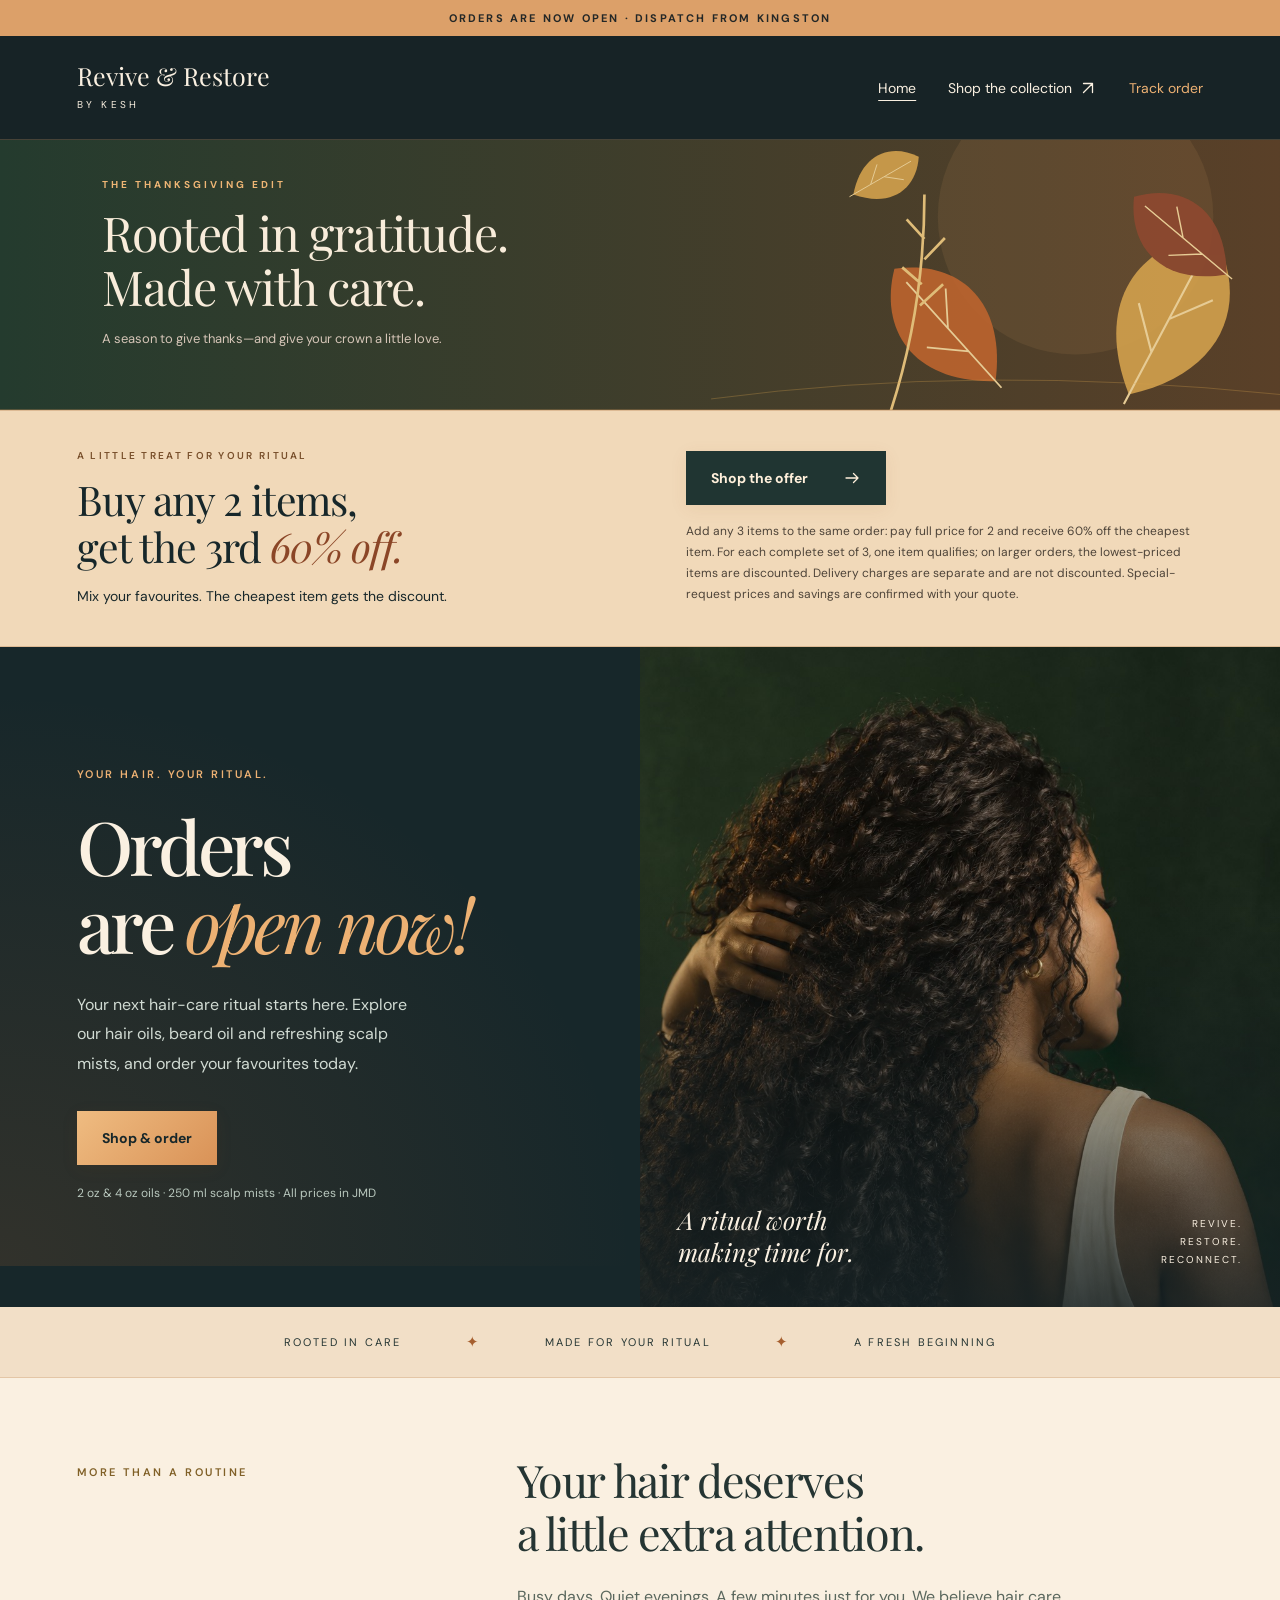
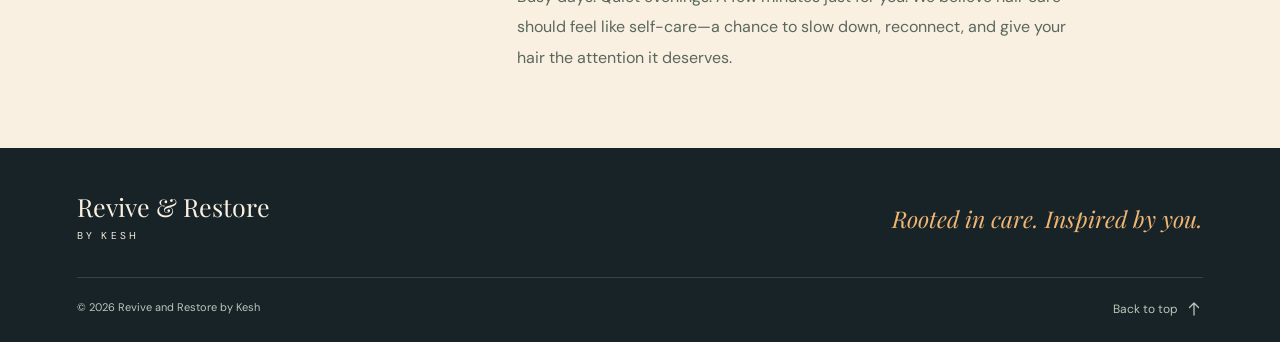
<file: index.html>
<!doctype html>
<html lang="en">
<head>
<meta charset="utf-8"><meta name="viewport" content="width=device-width,initial-scale=1">
<meta name="theme-color" content="#102f26">
<meta name="description" content="Meet your next hair-care ritual. Revive and Restore by Kesh hair oils and scalp mists. Orders are now open. Prices in JMD.">
<title>Revive &amp; Restore by Kesh — Orders Now Open</title>
<link rel="icon" href="favicon.svg" type="image/svg+xml">
<link rel="stylesheet" href="style.css?v=2"><link rel="stylesheet" href="shop.css?v=3">
<link rel="stylesheet" href="pages.css?v=thanksgiving2">
</head>
<body id="top" class="home-page">
<div class="topline">ORDERS ARE NOW OPEN · DISPATCH FROM KINGSTON</div>
<header class="header"><a class="brand" href="./" aria-label="Revive and Restore by Kesh home">Revive &amp; Restore<small>BY KESH</small></a><nav class="nav" aria-label="Main navigation"><a href="./" aria-current="page">Home</a><a href="shop.html">Shop the collection <svg class="ui-icon" viewBox="0 0 24 24" aria-hidden="true"><path d="M6 18 18 6M6 6h12v12"/></svg></a><a href="https://revive-restore-shop-service.silver-tune-8563.chatgpt.site/track">Track order</a></nav></header>
<main>
<section class="thanksgiving-banner" aria-label="Thanksgiving at Revive and Restore"><div><p class="season-label">THE THANKSGIVING EDIT</p><h2>Rooted in gratitude.<br>Made with care.</h2><p>A season to give thanks—and give your crown a little love.</p></div></section>
<section class="promotion-banner" aria-labelledby="promotion-title"><div><p class="eyebrow">A LITTLE TREAT FOR YOUR RITUAL</p><h2 id="promotion-title">Buy any 2 items,<br>get the 3rd <em>60% off.</em></h2><p class="promotion-lead">Mix your favourites. The cheapest item gets the discount.</p></div><div class="promotion-details"><a class="button" href="shop.html#collection">Shop the offer <svg class="ui-icon" viewBox="0 0 24 24" aria-hidden="true"><path d="M4 12h16m-6-6 6 6-6 6"/></svg></a><p class="promotion-terms">Add any 3 items to the same order: pay full price for 2 and receive 60% off the cheapest item. For each complete set of 3, one item qualifies; on larger orders, the lowest-priced items are discounted. Delivery charges are separate and are not discounted. Special-request prices and savings are confirmed with your quote.</p></div></section>
<section class="hero" aria-labelledby="hero-title">
<div class="hero-copy"><p class="eyebrow">YOUR HAIR. YOUR RITUAL.</p><h1 id="hero-title">Orders<br>are <em>open now!</em></h1><p class="intro">Your next hair-care ritual starts here. Explore our hair oils, beard oil and refreshing scalp mists, and order your favourites today.</p><a class="button" href="shop.html">Shop &amp; order</a><p class="hero-note">2 oz &amp; 4 oz oils · 250 ml scalp mists · All prices in JMD</p></div>
<div class="hero-visual"><img src="hair-editorial.jpg" width="1024" height="1536" alt="Beauty editorial celebrating rich, natural curls." fetchpriority="high"><div class="image-caption"><p>A ritual worth<br>making time for.</p><span>REVIVE.<br>RESTORE.<br>RECONNECT.</span></div></div>
</section>
<div class="ribbon" aria-label="Brand philosophy"><span>Rooted in care</span><i aria-hidden="true">✦</i><span>Made for your ritual</span><i aria-hidden="true">✦</i><span>A fresh beginning</span></div>
<section class="story" id="our-story"><p class="eyebrow">MORE THAN A ROUTINE</p><div><h2>Your hair deserves<br>a little extra attention.</h2><p>Busy days. Quiet evenings. A few minutes just for you. We believe hair care should feel like self-care—a chance to slow down, reconnect, and give your hair the attention it deserves.</p></div></section>
</main>
<footer class="footer"><div class="footer-top"><a class="brand" href="./">Revive &amp; Restore<small>BY KESH</small></a><p>Rooted in care. Inspired by you.</p></div><div class="footer-bottom"><span>© 2026 Revive and Restore by Kesh</span><a href="#top">Back to top <svg class="ui-icon" viewBox="0 0 24 24" aria-hidden="true"><path d="M12 20V4m-6 6 6-6 6 6"/></svg></a></div></footer>

<script>if(["#collection","#special-requests"].includes(location.hash))location.replace("shop.html"+location.hash);</script>
</body></html>
</file>
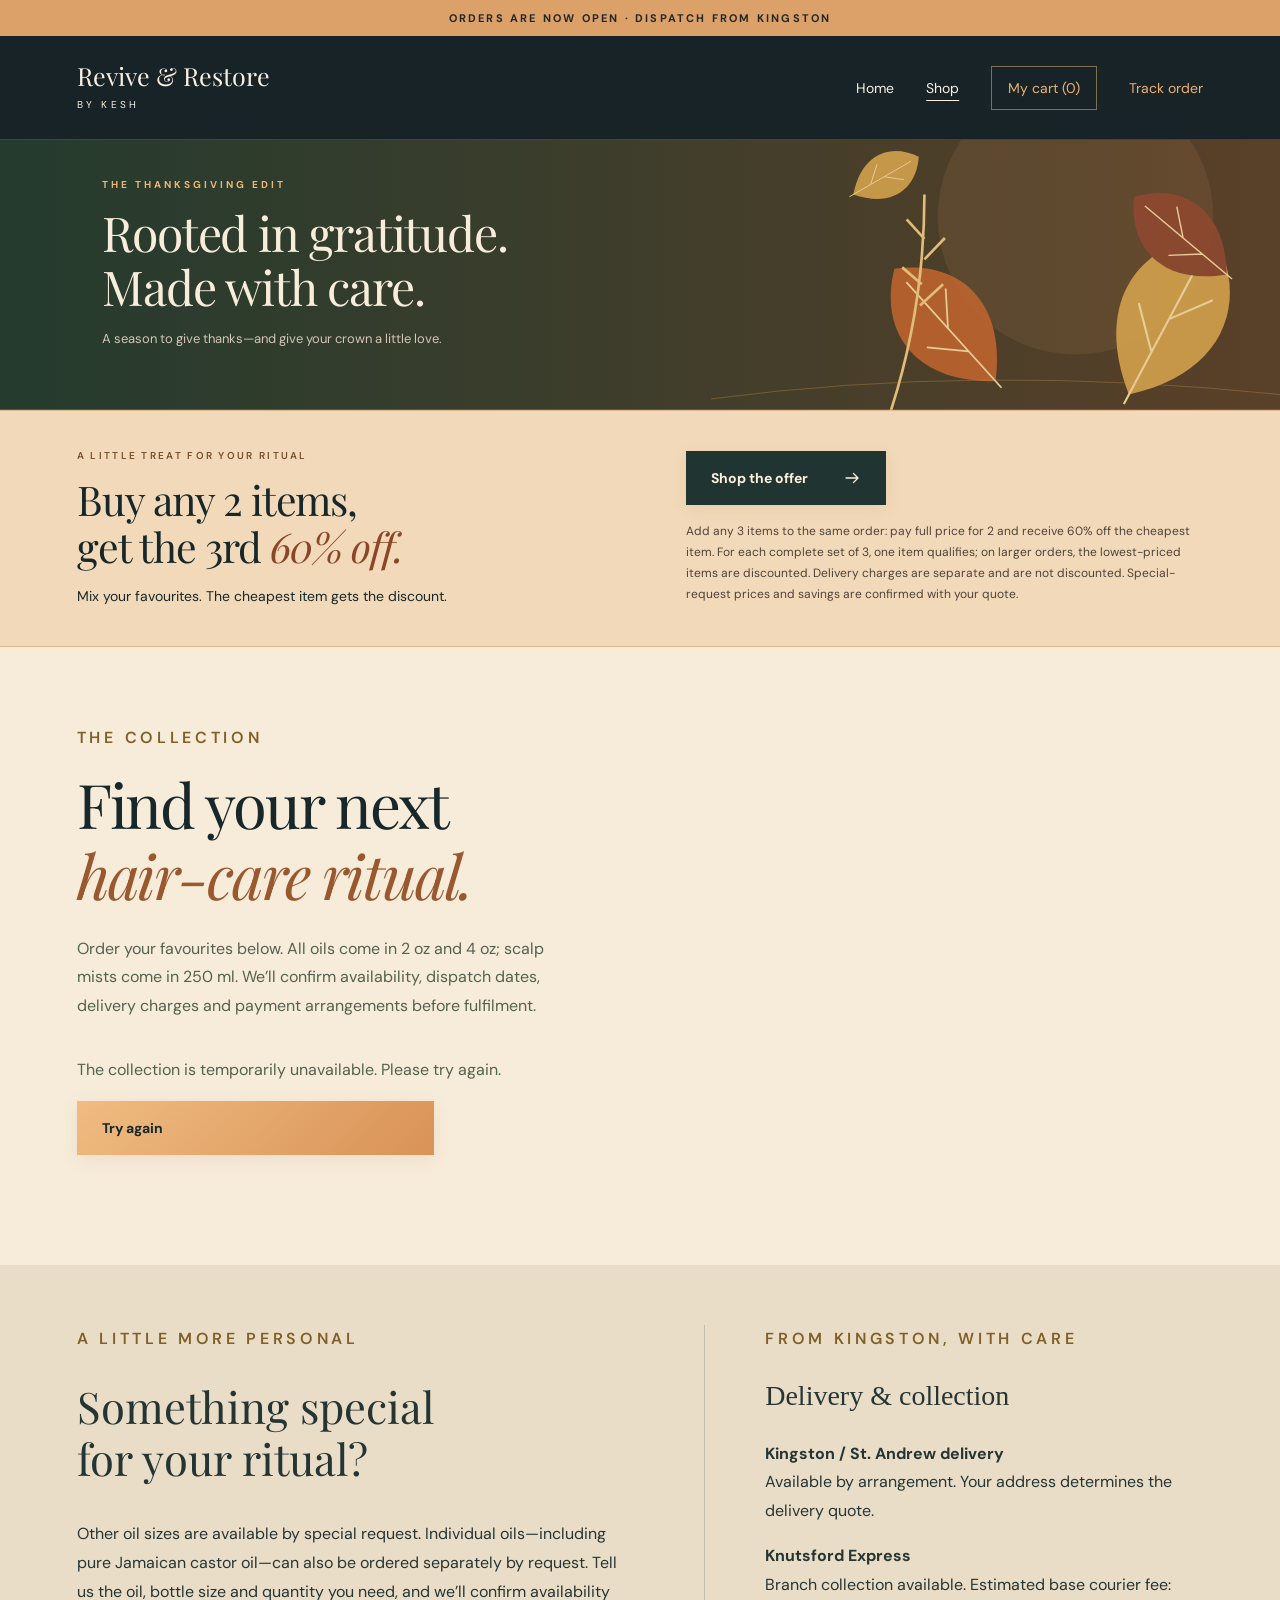
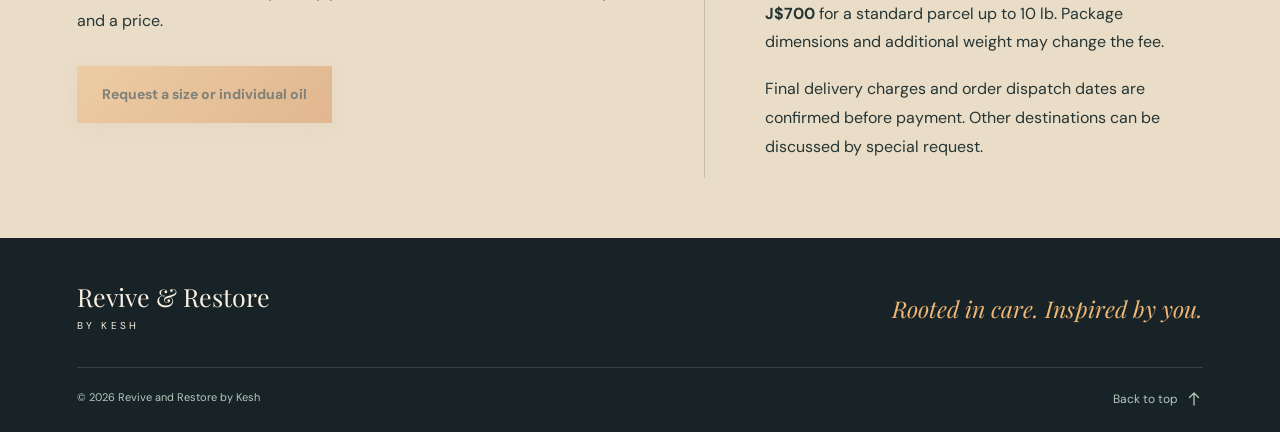
<file: shop.html>
<!doctype html>
<html lang="en">
<head>
<meta charset="utf-8"><meta name="viewport" content="width=device-width,initial-scale=1">
<meta name="theme-color" content="#102f26">
<meta name="description" content="Meet your next hair-care ritual. Revive and Restore by Kesh hair oils and scalp mists. Orders are now open. Prices in JMD.">
<title>Revive &amp; Restore by Kesh — Shop the Collection</title>
<link rel="icon" href="favicon.svg" type="image/svg+xml">
<link rel="stylesheet" href="style.css?v=2"><link rel="stylesheet" href="shop.css?v=3">
<link rel="stylesheet" href="pages.css?v=thanksgiving2">
</head>
<body id="top" class="shop-page">
<div class="topline">ORDERS ARE NOW OPEN · DISPATCH FROM KINGSTON</div>
<header class="header"><a class="brand" href="./" aria-label="Revive and Restore by Kesh home">Revive &amp; Restore<small>BY KESH</small></a><nav class="nav" aria-label="Main navigation"><a href="./">Home</a><a href="shop.html" aria-current="page">Shop</a><button id="open-cart" class="cart-button">My cart (<span id="cart-count">0</span>)</button><a href="https://revive-restore-shop-service.silver-tune-8563.chatgpt.site/track">Track order</a></nav></header>
<main>
<section class="thanksgiving-banner" aria-label="Thanksgiving at Revive and Restore"><div><p class="season-label">THE THANKSGIVING EDIT</p><h2>Rooted in gratitude.<br>Made with care.</h2><p>A season to give thanks—and give your crown a little love.</p></div></section>
<section class="promotion-banner" aria-labelledby="promotion-title"><div><p class="eyebrow">A LITTLE TREAT FOR YOUR RITUAL</p><h2 id="promotion-title">Buy any 2 items,<br>get the 3rd <em>60% off.</em></h2><p class="promotion-lead">Mix your favourites. The cheapest item gets the discount.</p></div><div class="promotion-details"><a class="button" href="shop.html#collection">Shop the offer <svg class="ui-icon" viewBox="0 0 24 24" aria-hidden="true"><path d="M4 12h16m-6-6 6 6-6 6"/></svg></a><p class="promotion-terms">Add any 3 items to the same order: pay full price for 2 and receive 60% off the cheapest item. For each complete set of 3, one item qualifies; on larger orders, the lowest-priced items are discounted. Delivery charges are separate and are not discounted. Special-request prices and savings are confirmed with your quote.</p></div></section>
<section class="collection shop" id="collection" aria-labelledby="collection-title"><div class="collection-heading"><p class="eyebrow">THE COLLECTION</p><h1 id="collection-title">Find your next<br><em>hair-care ritual.</em></h1><p>Order your favourites below. All oils come in 2 oz and 4 oz; scalp mists come in 250 ml. We’ll confirm availability, dispatch dates, delivery charges and payment arrangements before fulfilment.</p></div><p id="shop-status" class="shop-status" role="status">Loading the collection…</p><div id="products" class="product-grid"></div></section>
<section class="request-section" id="special-requests"><div><p class="eyebrow">A LITTLE MORE PERSONAL</p><h2>Something special<br>for your ritual?</h2><p>Other oil sizes are available by special request. Individual oils—including pure Jamaican castor oil—can also be ordered separately by request. Tell us the oil, bottle size and quantity you need, and we’ll confirm availability and a price.</p><button class="button" id="special-request">Request a size or individual oil</button></div><div class="delivery-panel"><p class="eyebrow">FROM KINGSTON, WITH CARE</p><h3>Delivery &amp; collection</h3><p><strong>Kingston / St. Andrew delivery</strong><br>Available by arrangement. Your address determines the delivery quote.</p><p><strong>Knutsford Express</strong><br>Branch collection available. Estimated base courier fee: <strong>J$700</strong> for a standard parcel up to 10 lb. Package dimensions and additional weight may change the fee.</p><p class="checkout-note">Final delivery charges and order dispatch dates are confirmed before payment. Other destinations can be discussed by special request.</p></div></section></main>
<footer class="footer"><div class="footer-top"><a class="brand" href="./">Revive &amp; Restore<small>BY KESH</small></a><p>Rooted in care. Inspired by you.</p></div><div class="footer-bottom"><span>© 2026 Revive and Restore by Kesh</span><a href="#top">Back to top <svg class="ui-icon" viewBox="0 0 24 24" aria-hidden="true"><path d="M12 20V4m-6 6 6-6 6 6"/></svg></a></div></footer>
<dialog class="shop-dialog" id="cart-dialog" aria-labelledby="cart-title"><div class="dialog-head"><h2 id="cart-title">My cart</h2><button class="close-dialog" data-close aria-label="Close cart"><svg class="ui-icon" viewBox="0 0 24 24" aria-hidden="true"><path d="m6 6 12 12M18 6 6 18"/></svg></button></div><div id="cart-items"></div><div class="summary-row"><span>Subtotal</span><strong id="cart-subtotal">J$0.00</strong></div><div class="summary-row promotion-saving"><span>60% off promotion</span><strong id="cart-discount"></strong></div><div class="summary-row total"><span>Items total after savings</span><strong id="cart-total"></strong></div><p id="cart-promotion" class="checkout-note" role="status"></p><p class="checkout-note">Delivery is calculated or confirmed at checkout.</p><button class="button" id="checkout-start">Checkout</button></dialog>
<dialog class="shop-dialog" id="checkout-dialog" aria-labelledby="checkout-title"><div class="dialog-head"><h2 id="checkout-title">Order checkout</h2><button class="close-dialog" data-close aria-label="Close checkout"><svg class="ui-icon" viewBox="0 0 24 24" aria-hidden="true"><path d="m6 6 12 12M18 6 6 18"/></svg></button></div><div id="confirmation" hidden></div><form id="checkout-form"><fieldset id="checkout-fields"><div class="checkout-grid"><label>Full name<input name="name" autocomplete="name" required maxlength="100"></label><label>Phone / WhatsApp<input name="phone" type="tel" autocomplete="tel" required maxlength="35"></label><label class="wide">Email (optional)<input name="email" type="email" autocomplete="email" maxlength="150"></label><label class="wide">Delivery address or Knutsford branch<textarea name="address" autocomplete="street-address" required maxlength="500" rows="2"></textarea></label><label>Parish<select name="parish" required><option value="">Select parish</option><option>Kingston</option><option>St. Andrew</option><option>St. Thomas</option><option>Portland</option><option>St. Mary</option><option>St. Ann</option><option>Trelawny</option><option>St. James</option><option>Hanover</option><option>Westmoreland</option><option>St. Elizabeth</option><option>Manchester</option><option>Clarendon</option><option>St. Catherine</option></select></label><label>Delivery option<select id="delivery" name="delivery" required></select></label><label class="wide">Payment method<select id="payment" name="payment" required><option value="cod">Cash on delivery</option><option value="bank">Bank transfer</option></select></label><label class="wide"><span id="notes-label">Order notes or special requests (optional)</span><textarea id="order-notes" name="notes" maxlength="500" rows="2"></textarea></label></div><div class="trap" aria-hidden="true"><label>Website<input name="website" tabindex="-1" autocomplete="off"></label></div><p class="checkout-note" id="delivery-note"></p><p class="checkout-note" id="bank-note" hidden></p><div class="summary-row"><span>Items</span><strong id="checkout-subtotal"></strong></div><div class="summary-row promotion-saving"><span>60% off promotion</span><strong id="checkout-discount"></strong></div><div class="summary-row"><span>Delivery</span><strong id="delivery-charge"></strong></div><div class="summary-row total"><span>Estimated total</span><strong id="checkout-total"></strong></div><div class="consent"><label><input required type="checkbox"> <span>I understand this is a order or special request. Dispatch dates, availability and final charges will be confirmed. Revive & Restore will use my contact and delivery details to confirm and fulfil my order. Payment and delivery are confirmed manually.</span></label></div><button class="button" type="submit" id="place-order">Send order request</button></fieldset><p id="checkout-error" class="error" role="alert"></p></form></dialog><script src="shop.js?v=8" defer></script>
</body></html>
</file>
<file: style.css>
@import url('https://fonts.googleapis.com/css2?family=DM+Sans:wght@400;500;600;700&family=Playfair+Display:ital,wght@0,400;0,500;0,600;1,400;1,500&display=swap');
:root{--forest:#102f26;--cream:#f8f2e7;--gold:#d9b673;--ink:#183b30;color-scheme:light}*{box-sizing:border-box}html{scroll-behavior:smooth;scroll-padding-top:30px}body{margin:0;background:var(--cream);font-family:'DM Sans',Arial,sans-serif;color:var(--ink);-webkit-font-smoothing:antialiased}a{color:inherit;text-decoration:none}a:focus-visible{outline:3px solid var(--gold);outline-offset:7px}.topline{text-align:center;background:var(--gold);color:#193328;padding:11px 20px;font-size:11px;font-weight:700;letter-spacing:.2em}.header{display:flex;align-items:center;justify-content:space-between;gap:24px;padding:25px 6%;background:var(--forest);color:var(--cream);border-bottom:1px solid #ffffff22}.brand{font:25px/1.2 'Playfair Display',Georgia,serif}.brand small{display:block;font:10px/1.8 'DM Sans',Arial,sans-serif;letter-spacing:.32em;margin-top:5px}.nav{display:flex;gap:32px;align-items:center;font-size:14px}.nav a:last-child{color:var(--gold)}.hero{background:var(--forest);color:var(--cream);display:grid;grid-template-columns:1fr 1fr;min-height:660px}.hero-copy{padding:80px 8% 65px 12%;align-self:center;position:relative}.eyebrow{font-size:11px;letter-spacing:.23em;font-weight:600;text-transform:uppercase;color:var(--gold);margin:0 0 26px}h1,h2,h3,p{margin-top:0}h1{font:500 clamp(58px,6.1vw,94px)/1.04 'Playfair Display',Georgia,serif;letter-spacing:-.055em;margin-bottom:28px}h1 em{font-weight:400;color:var(--gold)}.intro{max-width:350px;color:#d1dbd3;font-size:16px;line-height:1.85;margin-bottom:32px}.button{display:inline-flex;align-items:center;gap:35px;background:var(--gold);color:var(--forest);padding:18px 25px;font-size:14px;font-weight:700;transition:background .2s,transform .2s}.button:hover{background:#ead09d;transform:translateY(-2px)}.button span{font-size:22px;line-height:1}.hero-note{font-size:12px;color:#b9c8be;margin:20px 0 0}.hero-visual{position:relative;min-height:660px;overflow:hidden;background:#163c30}.hero-visual img{display:block;position:absolute;inset:0;width:100%;height:100%;object-fit:cover;object-position:center 40%}.hero-visual:after{content:"";position:absolute;inset:0;background:linear-gradient(0deg,#08251dc4,transparent 45%)}.image-caption{position:absolute;bottom:38px;left:38px;right:38px;z-index:1;display:flex;justify-content:space-between;gap:20px;align-items:end}.image-caption p{font:italic 25px/1.3 'Playfair Display',Georgia,serif;margin:0}.image-caption span{font-size:10px;letter-spacing:.2em;line-height:1.8;text-align:right}.ribbon{padding:25px 6%;display:flex;justify-content:center;align-items:center;gap:clamp(24px,5vw,85px);border-bottom:1px solid #183b3022;text-transform:uppercase;font-size:11px;letter-spacing:.2em}.ribbon i{font-size:15px;color:#997744;font-style:normal}.story{max-width:1280px;margin:auto;padding:90px 6%;display:grid;grid-template-columns:.7fr 1.3fr;gap:70px}.story .eyebrow{color:#806027;margin-top:12px}.story h2{font:400 clamp(32px,3.5vw,49px)/1.2 'Playfair Display',Georgia,serif;letter-spacing:-.03em;margin-bottom:22px}.story p:not(.eyebrow){color:#5a675d;max-width:570px;font-size:16px;line-height:1.9;margin-bottom:0}.collection{margin:0 6% 80px;background:#e8e6d5;padding:55px 6%;display:grid;grid-template-columns:1.3fr .7fr;gap:50px;align-items:center;border:1px solid #183b3014}.collection .eyebrow{color:#806027;margin-bottom:17px}.collection h2{font:400 clamp(36px,4vw,58px)/1.15 'Playfair Display',Georgia,serif;letter-spacing:-.035em;margin-bottom:20px}.collection p{font-size:16px;line-height:1.8;color:#536250;max-width:480px}.launch{text-align:center;border-left:1px solid #183b3030;padding:20px}.launch span{display:block;font-size:11px;letter-spacing:.25em;color:#536250}.launch strong{font:italic 42px/1.2 'Playfair Display',Georgia,serif;display:block;margin:13px 0;color:var(--forest)}.launch p{font-size:13px;margin:0}.footer{background:var(--forest);color:var(--cream);padding:44px 6% 24px}.footer-top{display:flex;justify-content:space-between;align-items:center;gap:30px;padding-bottom:32px}.footer-top p{font:italic 23px 'Playfair Display',Georgia,serif;margin:0;color:var(--gold)}.footer-bottom{border-top:1px solid #ffffff25;padding-top:22px;display:flex;justify-content:space-between;gap:20px;font-size:11px;color:#b9c8be}.footer-bottom a{font-size:12px}@media(min-width:1700px){.hero{min-height:800px}.hero-visual{min-height:800px}}@media(max-width:800px){.header{padding:22px 6%}.brand{font-size:21px}.nav{gap:15px;font-size:12px}.nav a:first-child{display:none}.hero{grid-template-columns:1fr}.hero-copy{padding:52px 7% 45px}h1{font-size:clamp(53px,10.6vw,78px);max-width:600px}.intro{max-width:440px}.hero-visual{min-height:490px}.hero-visual img{object-position:center 35%}.image-caption{bottom:27px;left:7%;right:7%}.ribbon{gap:16px;font-size:9px;letter-spacing:.12em;padding:22px 4%}.ribbon i{font-size:11px}.story{padding:58px 7%;grid-template-columns:1fr;gap:8px}.story .eyebrow{margin:0 0 18px}.collection{margin:0 6% 50px;padding:34px 7%;grid-template-columns:1fr;gap:15px}.launch{border-left:0;border-top:1px solid #183b3030;padding:27px 0 0}.footer-top{align-items:start;flex-direction:column;gap:25px}.footer-top p{font-size:21px}.footer-bottom{flex-wrap:wrap}.topline{font-size:9px;letter-spacing:.14em}}@media(prefers-reduced-motion:reduce){html{scroll-behavior:auto}.button{transition:none}}
</file>
<file: shop.css>
.collection.shop{display:block;background:transparent;padding:30px 0;margin:0 6% 80px;border:0}.collection-heading{max-width:640px;margin-bottom:35px}.product-grid{display:grid;grid-template-columns:repeat(3,minmax(0,1fr));gap:28px}.product-card{border:1px solid #183b3025;background:#fffdf7;min-width:0}.product-card img{width:100%;aspect-ratio:1;height:auto;object-fit:contain;background:#edeadf}.product-card>div{padding:24px}.product-card h3{font:28px Georgia,serif;margin-bottom:15px}.product-card .description{white-space:pre-line;font-size:15px;line-height:1.7;overflow-wrap:anywhere}.buy-row{display:flex;justify-content:space-between;gap:12px;align-items:center;flex-wrap:wrap}.buy-row strong{font-size:19px}.buy-row .button{padding:13px 16px}.button,button{font-family:inherit;cursor:pointer;border:0}.button:disabled{opacity:.5;cursor:not-allowed}.cart-button{background:transparent;color:var(--gold);border:1px solid #d9b67388;padding:12px 16px;font-size:14px}.shop-status{font-size:15px;min-height:24px}.shop-empty{padding:40px;background:#e8e6d5;grid-column:1/-1}.shop-empty h3{font:32px Georgia,serif}.shop-dialog{width:min(760px,calc(100% - 28px));max-height:90vh;border:0;padding:30px;background:var(--cream);color:var(--ink);overflow:auto;box-shadow:0 20px 80px #0005}.shop-dialog::backdrop{background:#09291fbd}.dialog-head{display:flex;justify-content:space-between;gap:20px;align-items:center;margin-bottom:25px}.dialog-head h2{font:32px Georgia,serif;margin:0}.close-dialog{background:transparent;font-size:24px;color:var(--forest);padding:10px}.cart-line{display:grid;grid-template-columns:1fr 85px auto;gap:18px;border-bottom:1px solid #183b3030;padding:20px 0;align-items:center}.cart-line p{font-size:14px;margin:8px 0 0}.cart-line label{font-size:13px}.cart-line input{width:75px}.text-button{background:transparent;text-decoration:underline;font-size:14px;color:var(--forest);text-align:left;padding:4px;grid-column:1/-1}.summary-row{display:flex;justify-content:space-between;gap:20px;padding:17px 0;border-bottom:1px solid #183b3020;font-size:16px}.summary-row.total{font-size:21px;font-weight:700}.checkout-grid{display:grid;grid-template-columns:1fr 1fr;gap:20px}.checkout-grid label{font-size:14px;display:grid;gap:9px}.checkout-grid .wide{grid-column:1/-1}.shop-dialog input,.shop-dialog select,.shop-dialog textarea{font-family:inherit;font-size:16px;padding:12px;border:1px solid #80988b;background:#fffdf8;width:100%;color:var(--forest)}.shop-dialog textarea{resize:vertical}.shop-dialog fieldset{padding:0;border:0;margin:0;min-width:0}.checkout-note{font-size:14px;line-height:1.6;margin-top:18px;white-space:pre-line}.shop-dialog .button{margin-top:20px}.error{color:#a63228;font-size:14px;line-height:1.6}.trap{position:absolute;left:-10000px;width:1px;height:1px;overflow:hidden}.consent{font-size:14px;line-height:1.6;margin-top:24px}.consent label{display:flex;align-items:flex-start;gap:12px}.consent input{width:18px;height:18px;flex-shrink:0}.shop-dialog [hidden]{display:none!important}#confirmation p{line-height:1.7;white-space:pre-line}button:focus-visible,input:focus-visible,select:focus-visible,textarea:focus-visible{outline:3px solid #c09e58;outline-offset:3px}@media(max-width:950px){.product-grid{grid-template-columns:repeat(2,minmax(0,1fr))}}@media(max-width:600px){.product-grid{grid-template-columns:1fr}.checkout-grid{grid-template-columns:1fr}.checkout-grid .wide{grid-column:auto}.shop-dialog{padding:22px 18px}.cart-line{grid-template-columns:1fr 80px}.cart-line>strong{grid-column:1}.cart-line .text-button{grid-column:2}.header{gap:12px}.nav{gap:10px}.cart-button{padding:10px}.brand{font-size:18px}.nav a{font-size:13px}.topline{font-size:11px}.product-card h3{font-size:26px}}
/* Pre-order collection */
.product-card{border-top:3px solid #b39356;display:flex;flex-direction:column}.product-card>div{display:flex;flex-direction:column;flex:1;padding:30px}.product-status{font-size:11px!important;letter-spacing:.17em;color:#806027!important;font-weight:700}.product-card .description{flex:1}.size-label{display:grid;gap:9px;font-size:13px;margin:12px 0 24px}.size-label select{font:16px inherit;font-family:inherit;font-size:16px;padding:12px;border:1px solid #80988b;background:#fffdf8;color:var(--forest);width:100%}.request-section{display:grid;grid-template-columns:1.1fr 1fr;gap:7%;padding:60px 6%;background:#e8e6d5}.request-section .eyebrow{color:#806027}.request-section h2{font:400 clamp(32px,3.4vw,48px)/1.2 'Playfair Display',Georgia,serif}.request-section h3{font:28px Georgia,serif}.request-section p{font-size:16px;line-height:1.8}.request-section .button{margin-top:15px;line-height:1.5}.delivery-panel{border-left:1px solid #183b3030;padding-left:12%}.product-grid{align-items:stretch}.product-card h3{line-height:1.25}.product-card .buy-row{margin-top:auto}.shop-dialog select{max-width:100%}.checkout-note{overflow-wrap:anywhere}@media(max-width:700px){.request-section{grid-template-columns:1fr;gap:40px;padding:40px 7%}.delivery-panel{border-left:0;border-top:1px solid #183b3030;padding:30px 0 0}.product-card>div{padding:25px}.nav a:first-child{display:none}}
</file>
<file: pages.css>
.home-page .nav a:first-child,.shop-page .nav a:first-child{display:block}.nav [aria-current="page"]{text-decoration:underline;text-underline-offset:7px}.shop-page .collection.shop{padding-top:65px}.shop-page #collection-title{font:400 clamp(38px,4.8vw,64px)/1.15 'Playfair Display',Georgia,serif;letter-spacing:-.035em;color:var(--forest);margin-bottom:24px}.shop-page #collection-title em{color:#88621f}.home-page h1{font-size:clamp(54px,5.8vw,88px)}.home-page .story{padding-top:75px;padding-bottom:75px}.home-page .nav a,.shop-page .nav a{white-space:nowrap}@media(max-width:600px){.shop-page .header{flex-wrap:wrap}.shop-page .nav{width:100%;justify-content:space-between;padding-top:8px}.shop-page .collection.shop{padding-top:42px}.home-page .header{flex-wrap:wrap}.home-page .nav{gap:22px}.home-page h1{font-size:clamp(48px,10.5vw,70px)}}


/* Thanksgiving harvest treatment. */
:root{--gold:#edb173;--forest:#17272a;--cream:#faf0e1;--ink:#253533}
.topline{background:#dca069;color:#232727}.header,.footer{background:#172326}.header{border-bottom:1px solid #edb17338}
.thanksgiving-banner{position:relative;background:#243b2e url('halloween.svg?v=thanksgiving') center/cover no-repeat;min-height:270px;color:#f8ecda;padding:38px 8%;border-bottom:1px solid #b9875155;overflow:hidden}
.thanksgiving-banner>div{position:relative;max-width:570px}.thanksgiving-banner .season-label{color:#efb675;font-size:10px;letter-spacing:.3em;font-weight:700;margin-bottom:15px}.thanksgiving-banner h2{font:400 clamp(30px,4vw,48px)/1.12 'Playfair Display',Georgia,serif;margin:0 0 16px;letter-spacing:-.025em}.thanksgiving-banner p:last-child{font-size:13px;color:#d5c5b7;margin:0}
.hero{background:#17272a}.home-page .hero-copy{background:radial-gradient(ellipse at 0% 100%,#aa62302e,transparent 70%)}.hero-visual:after{background:linear-gradient(0deg,#172326d9,transparent 65%)}
.button{background:linear-gradient(135deg,#efbc81,#d99257);box-shadow:0 4px 18px #8a4a1614}.button:hover{background:#f4c995}.home-page .ribbon{background:#f2dfc7;border-color:#b67e4540}.home-page .ribbon i{color:#a65f2f}
.shop-page{background:#f7ebda}.shop-page .product-card{border:1px solid #be8b5540;border-top:3px solid #b77743;box-shadow:0 8px 26px #533a2010}.shop-page #collection-title em{color:#9a582f}.product-status{color:#94562b!important}.shop-dialog{border-top:4px solid #c48a54}.shop-dialog::backdrop{background:#161921c9}.request-section{background:#eaddc8}.footer-top p{color:#efb675}
@media(max-width:800px){.thanksgiving-banner{min-height:250px;background-position:60% center;padding:32px 7%}.thanksgiving-banner>div{max-width:58%}.thanksgiving-banner h2{font-size:34px}.thanksgiving-banner p:last-child{line-height:1.6;max-width:230px}}
@media(max-width:480px){.thanksgiving-banner{min-height:250px;background-position:63% center;background-size:auto 250px}.thanksgiving-banner>div{max-width:65%}.thanksgiving-banner h2{font-size:30px}.thanksgiving-banner .season-label{font-size:9px;letter-spacing:.2em}.thanksgiving-banner p:last-child{max-width:175px;font-size:12px}}
@media(max-width:480px){.thanksgiving-banner{background-position:right center}.thanksgiving-banner:before{content:"";position:absolute;inset:0;background:linear-gradient(90deg,#243b2e 0%,#243b2ee6 35%,transparent 82%)}.thanksgiving-banner>div{z-index:1}}

.promotion-banner{padding:38px 6%;display:grid;grid-template-columns:1.1fr 1fr;gap:40px;align-items:center;background:#f1d9b9;border-block:1px solid #bd895c66;color:#17272a}.promotion-banner .eyebrow{color:#79502c;margin-bottom:14px;font-size:10px}.promotion-banner h2{font:400 clamp(29px,3.2vw,43px)/1.15 'Playfair Display',Georgia,serif;margin-bottom:15px;letter-spacing:-.025em}.promotion-banner h2 em{color:#8b4627}.promotion-lead{font-size:14px;line-height:1.6;margin:0}.promotion-terms{font-size:12px;line-height:1.75;margin:16px 0 0;color:#4e4439}.promotion-banner .button{background:#203532;color:#fff0db}.promotion-saving{color:#785022}.shop-page .promotion-banner{margin-bottom:12px}@media(max-width:650px){.promotion-banner{grid-template-columns:1fr;gap:22px;padding:30px 7%}}

/* Consistent desktop-style controls at every size. */
.ui-icon{width:18px;height:18px;display:inline-block;vertical-align:middle;flex-shrink:0;fill:none;stroke:currentColor;stroke-width:1.7;stroke-linecap:round;stroke-linejoin:round}.nav a,.footer-bottom a{display:inline-flex;align-items:center;gap:7px}.button,.cart-button,.close-dialog{font-family:inherit;touch-action:manipulation}.close-dialog{display:inline-flex;align-items:center;justify-content:center;min-width:44px;min-height:44px}.thanksgiving-banner{background-color:#243b2e}.thanksgiving-banner h2{max-width:550px}@media(max-width:600px){.header{gap:18px}.home-page .nav,.shop-page .nav{width:100%;display:flex;flex-wrap:wrap;justify-content:space-between;gap:12px;font-size:13px}.nav a,.nav button{min-height:44px;align-items:center}.button{min-height:48px;justify-content:center;gap:16px}.ui-icon{width:18px;height:18px}.shop-dialog{width:calc(100% - 24px);max-height:90dvh;padding:22px}.shop-dialog input,.shop-dialog select,.shop-dialog textarea{font-size:16px}.thanksgiving-banner>div{max-width:76%}.thanksgiving-banner{background-position:72% center}.thanksgiving-banner:before{background:linear-gradient(90deg,#243b2e 0%,#243b2ecc 40%,transparent 95%)}.footer-bottom a{min-height:44px}}
</file>
